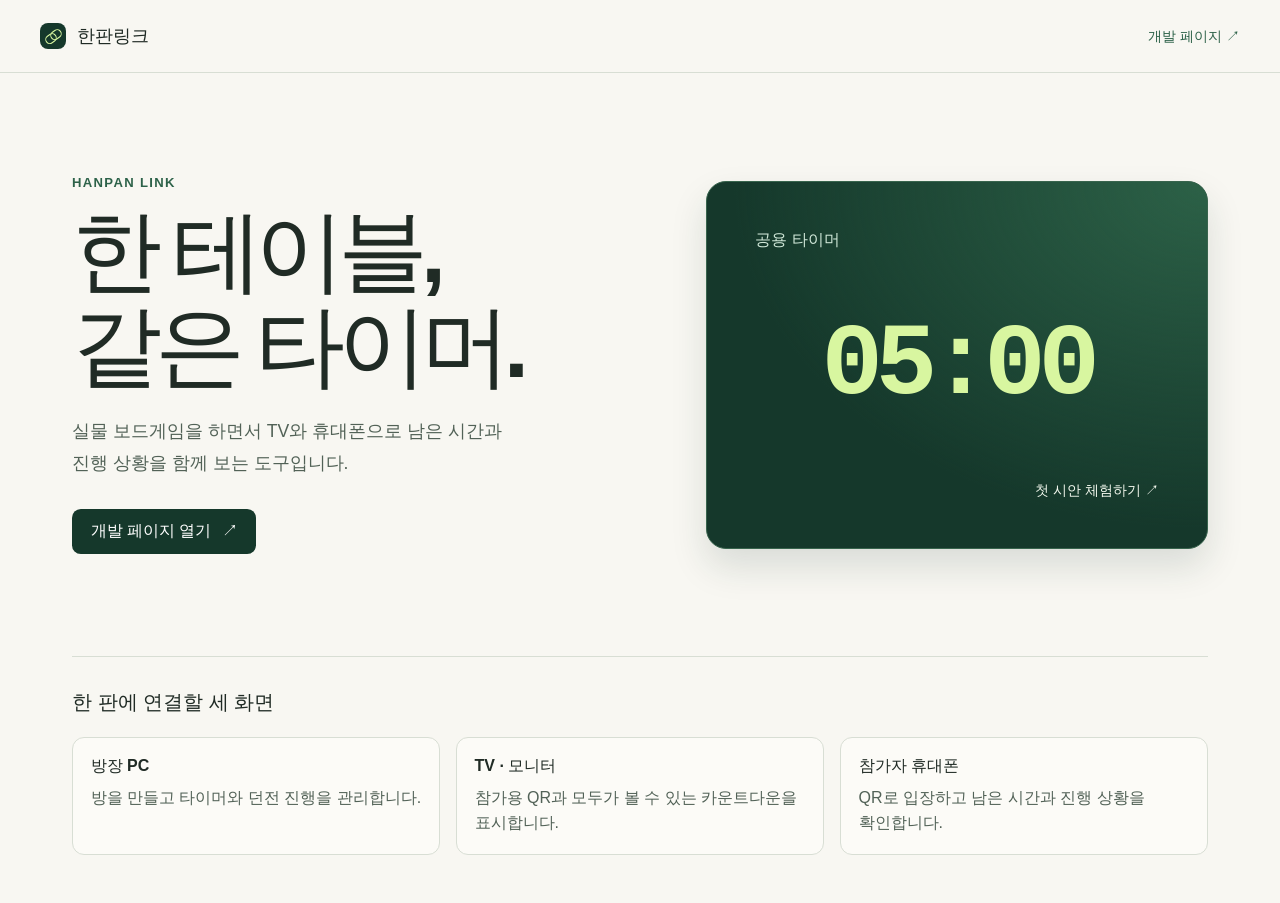
<file: index.html>
<!doctype html>
<html lang="ko">
  <head>
    <meta charset="utf-8">
    <meta name="viewport" content="width=device-width, initial-scale=1">
    <meta name="description" content="실물 보드게임을 위한 공용 타이머와 진행 화면, 한판링크.">
    <title>한판링크 · Hanpan Link</title>
    <link rel="stylesheet" crossorigin href="./assets/site-DiZa-692.css">
  </head>
  <body class="home">
    <a class="skip-link" href="#main">본문 바로가기</a>
    <header class="masthead">
      <div class="masthead-inner">
        <a class="brand" href="./"><span class="brand-mark" aria-hidden="true"></span>한판링크</a>
        <nav aria-label="주 메뉴"><a href="./design/">개발 페이지 <span aria-hidden="true">↗</span></a></nav>
      </div>
    </header>
    <main id="main" class="home-main">
      <section class="home-hero" aria-labelledby="home-title">
        <div>
          <p class="eyebrow">HANPAN LINK</p>
          <h1 id="home-title">한 테이블,<br>같은 타이머.</h1>
          <p class="home-lead">실물 보드게임을 하면서 TV와 휴대폰으로 남은 시간과 진행 상황을 함께 보는 도구입니다.</p>
          <a class="button primary" href="./design/">개발 페이지 열기 <span aria-hidden="true">↗</span></a>
        </div>
        <a class="home-preview" href="./design/?page=2026-11-20#timer-preview">
          <span class="preview-label">공용 타이머</span>
          <span class="preview-time">05:00</span>
          <span class="preview-link">첫 시안 체험하기 <span aria-hidden="true">↗</span></span>
        </a>
      </section>
      <section class="roles" aria-labelledby="roles-title">
        <h2 id="roles-title">한 판에 연결할 세 화면</h2>
        <dl>
          <div><dt>방장 PC</dt><dd>방을 만들고 타이머와 던전 진행을 관리합니다.</dd></div>
          <div><dt>TV · 모니터</dt><dd>참가용 QR과 모두가 볼 수 있는 카운트다운을 표시합니다.</dd></div>
          <div><dt>참가자 휴대폰</dt><dd>QR로 입장하고 남은 시간과 진행 상황을 확인합니다.</dd></div>
        </dl>
      </section>
    </main>
  </body>
</html>
</file>
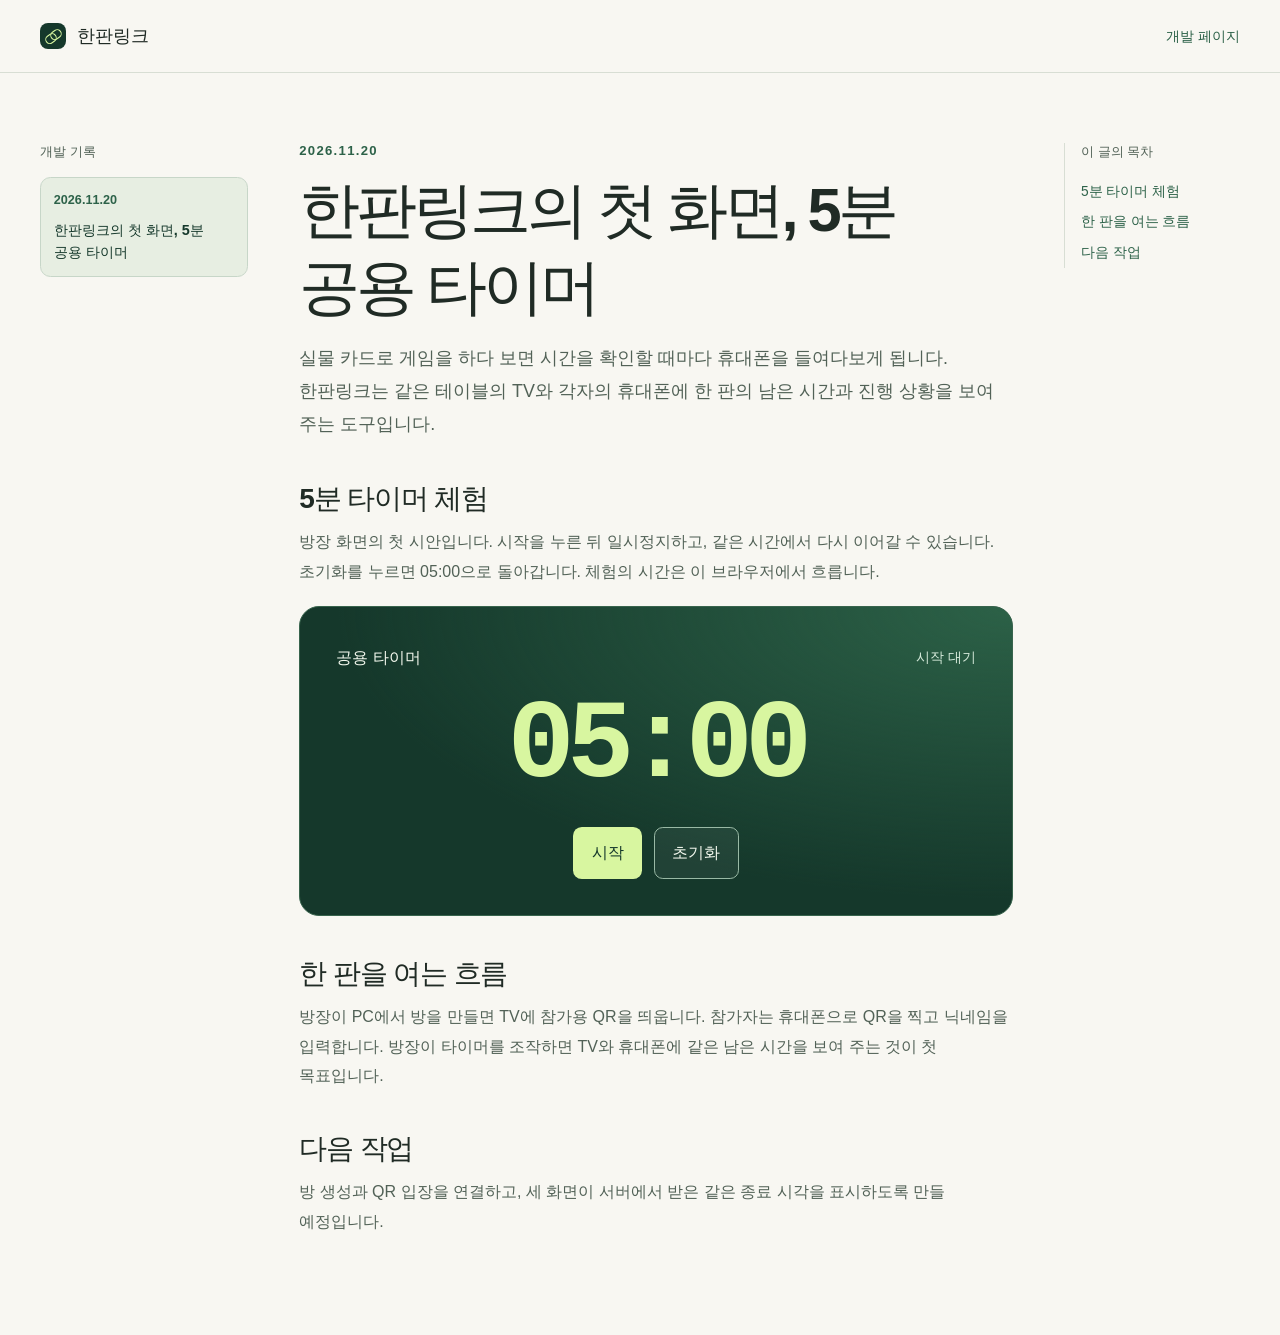
<file: design/index.html>
<!doctype html>
<html lang="ko">
  <head>
    <meta charset="utf-8">
    <meta name="viewport" content="width=device-width, initial-scale=1">
    <meta name="description" content="한판링크의 날짜별 개발 이야기와 작동하는 시안을 살펴보세요.">
    <title>개발 페이지 · 한판링크</title>
    <script type="module" crossorigin src="../assets/index-B9pOXcSy.js"></script>
    <link rel="modulepreload" crossorigin href="../assets/timer-display-q999qslq.js">
    <link rel="stylesheet" crossorigin href="../assets/site-DiZa-692.css">
  </head>
  <body>
    <a class="skip-link" href="#main">본문 바로가기</a>
    <header class="masthead">
      <div class="masthead-inner">
        <a class="brand" href="../"><span class="brand-mark" aria-hidden="true"></span>한판링크</a>
        <nav aria-label="주 메뉴"><a href="./" aria-current="page">개발 페이지</a></nav>
      </div>
    </header>
    <div class="journal-shell">
      <aside class="journal-sidebar">
        <nav aria-labelledby="archive-title">
          <h2 id="archive-title">개발 기록</h2>
          <ul id="archive"></ul>
        </nav>
      </aside>
      <main id="main" class="journal-main">
        <article id="entry" aria-busy="true">
          <time id="entry-date" class="eyebrow" hidden></time>
          <div id="entry-body" class="prose"><p role="status">개발 기록을 불러오는 중입니다.</p></div>
        </article>
        <noscript>개발 기록과 체험을 열려면 JavaScript를 켜 주세요.</noscript>
      </main>
      <aside class="contents-sidebar" id="contents-sidebar" hidden>
        <nav aria-labelledby="contents-title">
          <h2 id="contents-title">이 글의 목차</h2>
          <ul id="contents"></ul>
        </nav>
      </aside>
    </div>
    <template id="timer-template">
      <section class="timer" aria-label="공용 타이머 체험">
        <div class="timer-header">
          <span>공용 타이머</span>
          <span role="status" data-timer-status>시작 대기</span>
        </div>
        <output class="timer-time" role="timer" aria-label="남은 시간" data-timer-time>05:00</output>
        <div class="timer-controls">
          <button type="button" class="button primary" data-timer-toggle>시작</button>
          <button type="button" class="button secondary" data-timer-reset>초기화</button>
        </div>
      </section>
    </template>
  </body>
</html>
</file>
<file: assets/site-DiZa-692.css>
:root{font-family:Inter,Pretendard,Malgun Gothic,sans-serif;color:#202b25;background:#f8f7f2;font-synthesis:none;--forest: #15382b;--green: #2d6249;--muted: #526257;--line: #d8ded4;--lime: #d8f6a0}*{box-sizing:border-box}body{margin:0}a{color:inherit}[hidden]{display:none!important}:focus-visible{outline:3px solid #58782c;outline-offset:5px}.skip-link{position:fixed;z-index:2;top:.75rem;left:.75rem;transform:translateY(-200%);padding:.7rem 1rem;background:var(--forest);color:#fff}.skip-link:focus{transform:none}.masthead{border-bottom:1px solid var(--line)}.masthead-inner{max-width:82rem;min-height:4.5rem;padding:.8rem 2.5rem;margin:auto;display:flex;align-items:center;justify-content:space-between;gap:1rem}.masthead a{text-decoration:none}.masthead nav a{font-size:.9rem;font-weight:700;color:var(--green)}.masthead nav a:hover{text-decoration:underline}.brand{display:inline-flex;align-items:center;gap:.65rem;font-size:1.15rem;font-weight:800}.brand-mark{position:relative;width:1.65rem;height:1.65rem;border-radius:.5rem;background:var(--forest)}.brand-mark:before,.brand-mark:after{content:"";position:absolute;width:.65rem;height:.45rem;transform:rotate(-36deg);border:1.5px solid var(--lime);border-radius:1rem}.brand-mark:before{top:.43rem;left:.62rem}.brand-mark:after{top:.73rem;left:.32rem}.home-main{max-width:76rem;margin:auto;padding:0 2.5rem 3rem}.home-hero{min-height:32rem;padding:clamp(3rem,8vw,6.5rem) 0;display:grid;grid-template-columns:1fr .9fr;align-items:center;gap:clamp(2rem,6vw,6rem)}.eyebrow{display:block;margin:0 0 .85rem;color:var(--green);font-size:.82rem;font-weight:800;letter-spacing:.1em;font-variant-numeric:tabular-nums}.home h1{margin:0;font-size:clamp(3.15rem,7vw,6rem);line-height:1.06;letter-spacing:-.08em}.home-lead{max-width:27rem;margin:1.4rem 0 1.85rem;color:var(--muted);font-size:1.1rem;line-height:1.8;word-break:keep-all}.button{display:inline-flex;align-items:center;justify-content:center;gap:.65rem;min-height:2.8rem;padding:.65rem 1.1rem;border:1px solid transparent;border-radius:.55rem;font:inherit;font-weight:750;text-decoration:none;cursor:pointer}.primary{color:#fff;background:var(--forest)}.primary:hover{background:var(--green)}.home-preview,.timer{background:var(--forest);background-image:radial-gradient(ellipse at 100% 0%,#2c6147,transparent 67%);color:#f4f9ef;border:1px solid #38644d;border-radius:1.25rem}.home-preview{display:flex;flex-direction:column;padding:clamp(1.4rem,4vw,3rem);min-width:0;text-decoration:none;box-shadow:0 18px 36px #15382b22}.preview-label{color:#d1e8d9;font-weight:700}.preview-time,.timer-time{display:block;color:var(--lime);font-family:Cascadia Mono,Consolas,monospace;font-weight:700;line-height:1;letter-spacing:-.07em;font-variant-numeric:tabular-nums}.preview-time{padding:clamp(1.4rem,6vw,4rem) 0;text-align:center;font-size:clamp(3.6rem,8vw,6.75rem)}.preview-link{align-self:flex-end;font-size:.9rem;font-weight:700}.home-preview:hover .preview-link{text-decoration:underline}.roles{padding:2rem 0 0;border-top:1px solid var(--line)}.roles h2{margin:0 0 1.3rem;font-size:1.25rem}.roles dl{margin:0;display:grid;grid-template-columns:repeat(3,1fr);gap:1rem}.roles dl div{padding:1.1rem;border:1px solid var(--line);border-radius:.75rem;background:#fcfbf7}.roles dt{font-weight:800}.roles dd{margin:.5rem 0 0;color:var(--muted);line-height:1.6;word-break:keep-all}.journal-shell{display:grid;grid-template-columns:minmax(10rem,13rem) minmax(0,45rem) minmax(8rem,11rem);gap:clamp(1.5rem,4vw,3.75rem);max-width:82rem;padding:clamp(2rem,5.5vw,4.75rem) 2.5rem 5rem;margin:auto}.journal-sidebar,.contents-sidebar{align-self:start;position:sticky;top:2rem}.journal-shell nav h2{margin:0 0 1rem;color:var(--muted);font-size:.83rem}.journal-shell nav ul{list-style:none;margin:0;padding:0}.journal-sidebar li+li{margin-top:.45rem}.journal-sidebar a{display:grid;gap:.5rem;border:1px solid transparent;border-radius:.65rem;padding:.8rem;text-decoration:none;line-height:1.55;font-size:.9rem;font-weight:700;word-break:keep-all;overflow-wrap:anywhere}.journal-sidebar a:hover{background:#edf1e8}.journal-sidebar [aria-current=page]{color:var(--forest);background:#e7eee2;border-color:#c7d6c8}.journal-sidebar time{color:var(--green);font-size:.79rem;font-variant-numeric:tabular-nums}.contents-sidebar{border-left:1px solid var(--line);padding-left:1rem}.contents-sidebar a{display:block;padding:.3rem 0;color:var(--green);font-size:.86rem;line-height:1.5;text-decoration:none}.contents-sidebar a:hover{text-decoration:underline}.prose{line-height:1.85;overflow-wrap:anywhere}.prose h1,.prose h2,.prose h3{line-height:1.25;word-break:keep-all}.prose h1{margin:0 0 1rem;font-size:clamp(2.35rem,4.8vw,4.1rem);letter-spacing:-.065em}.prose h2{margin:2.5rem 0 .7rem;font-size:clamp(1.35rem,2.6vw,1.75rem);letter-spacing:-.04em}.prose p{margin:0 0 1.2rem;color:var(--muted);word-break:keep-all}.prose h1+p{font-size:1.12rem}.prose a{color:var(--green);text-underline-offset:.2em}.prose img{max-width:100%}.prose pre{overflow:auto}.prose [id]{scroll-margin-top:1.5rem}.timer{padding:clamp(1.15rem,4vw,2.25rem)}.timer-header{display:flex;justify-content:space-between;align-items:center;gap:1rem;font-weight:800}.timer-header [role=status]{color:#d4e9d9;font-size:.85rem;font-weight:600}.timer-time{margin:1.2rem 0 1.45rem;text-align:center;font-size:clamp(3.5rem,11vw,7rem)}.timer-controls{display:flex;flex-wrap:wrap;justify-content:center;gap:.7rem}.timer .primary{color:var(--forest);background:var(--lime)}.timer .primary:hover{background:#e6ffba}.timer .secondary{color:#f4f9ef;background:#ffffff0d;border-color:#99b9a5}.timer .secondary:hover{background:#fff2}.timer button:focus-visible{outline-color:var(--lime)}.room-main{max-width:40rem;margin:auto;padding:1.5rem 1rem 3rem}.room-main h1{font-size:clamp(1.7rem,6vw,2.4rem)}.room-invite{margin-top:1.75rem}.room-invite img{display:block;max-width:100%;height:auto;margin-bottom:.75rem}.room-invite a{overflow-wrap:anywhere}.room-main button:disabled{cursor:default;opacity:.65}@media(max-width:62rem){.journal-shell{grid-template-columns:minmax(9rem,12rem) minmax(0,1fr)}.contents-sidebar{display:none}}@media(max-width:43rem){.masthead-inner,.home-main,.journal-shell{padding-inline:1.15rem}.masthead-inner{min-height:3.9rem}.home-hero,.journal-shell,.roles dl{grid-template-columns:minmax(0,1fr)}.journal-sidebar{position:static}.journal-shell{gap:2rem}.journal-shell nav h2{margin-bottom:.55rem}.journal-sidebar a{display:flex;flex-wrap:wrap;align-items:baseline;gap:.3rem .75rem}.home-hero{min-height:0}}
</file>
